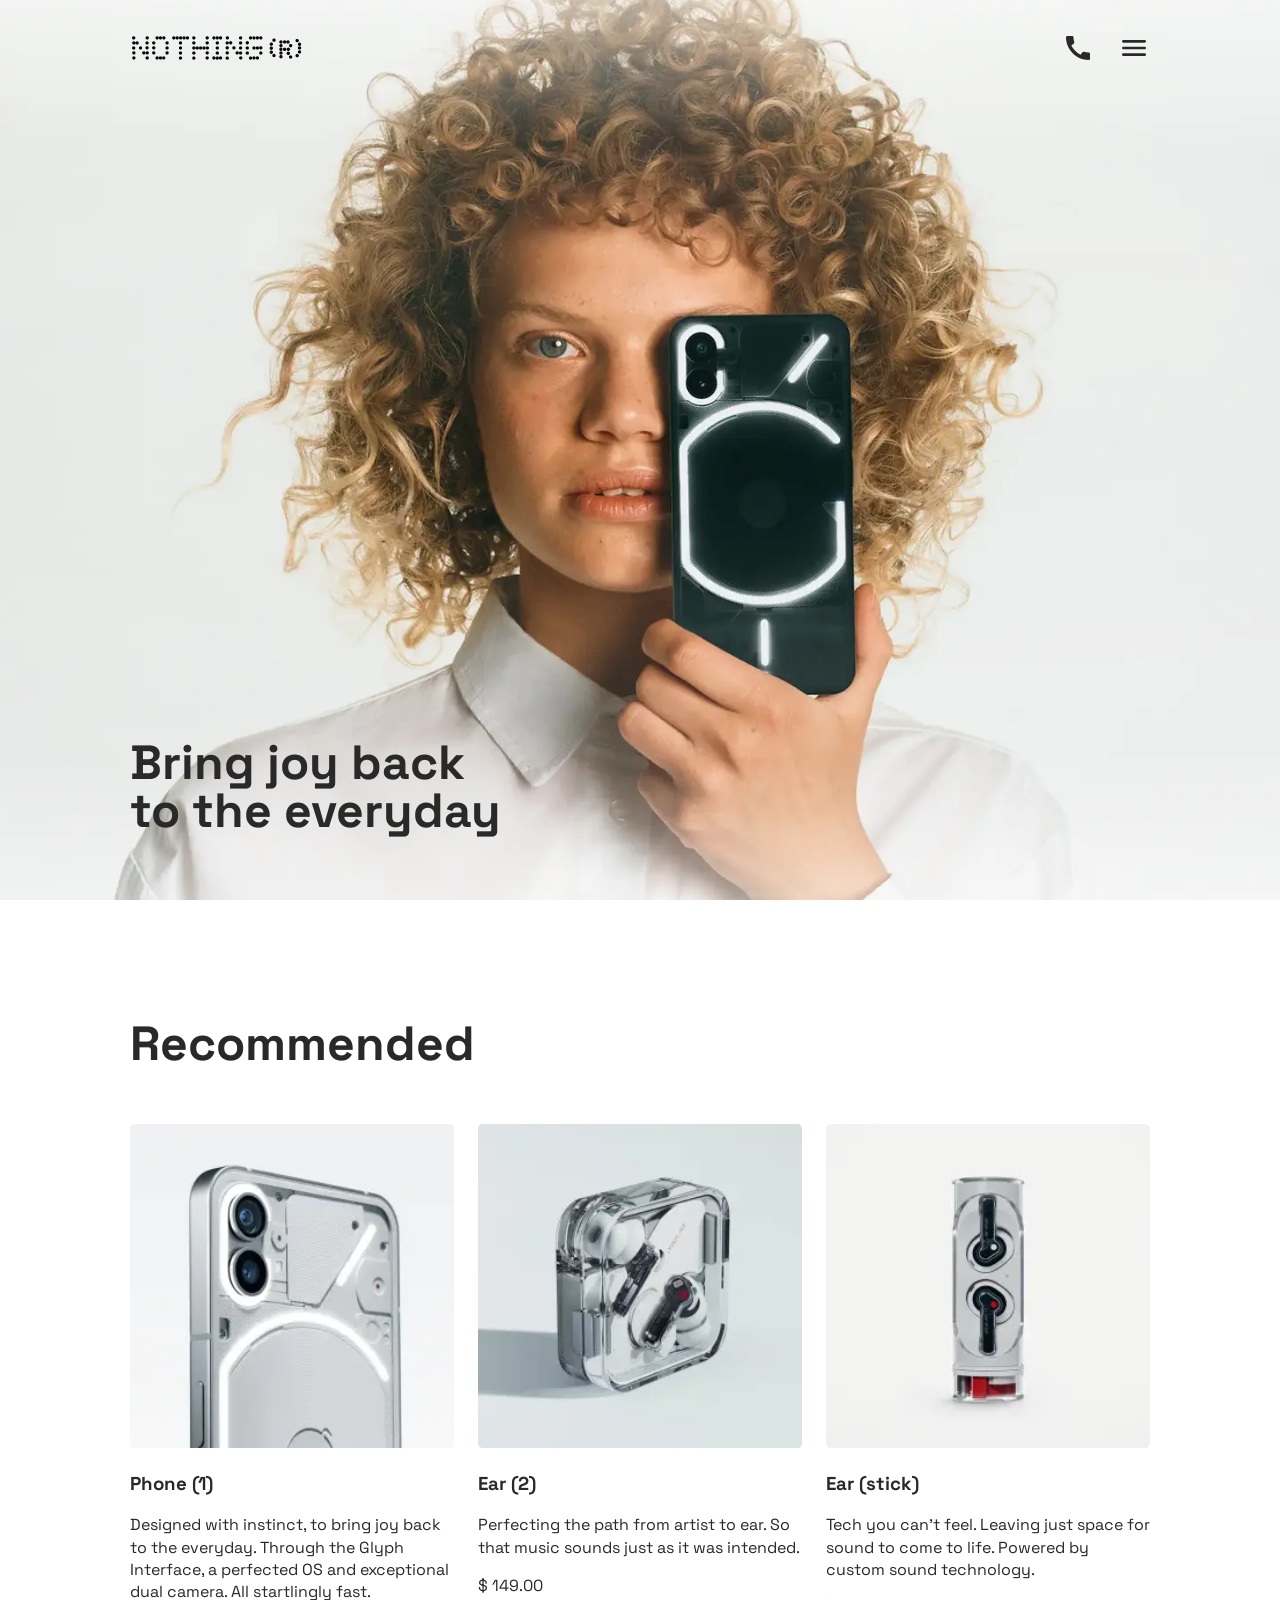
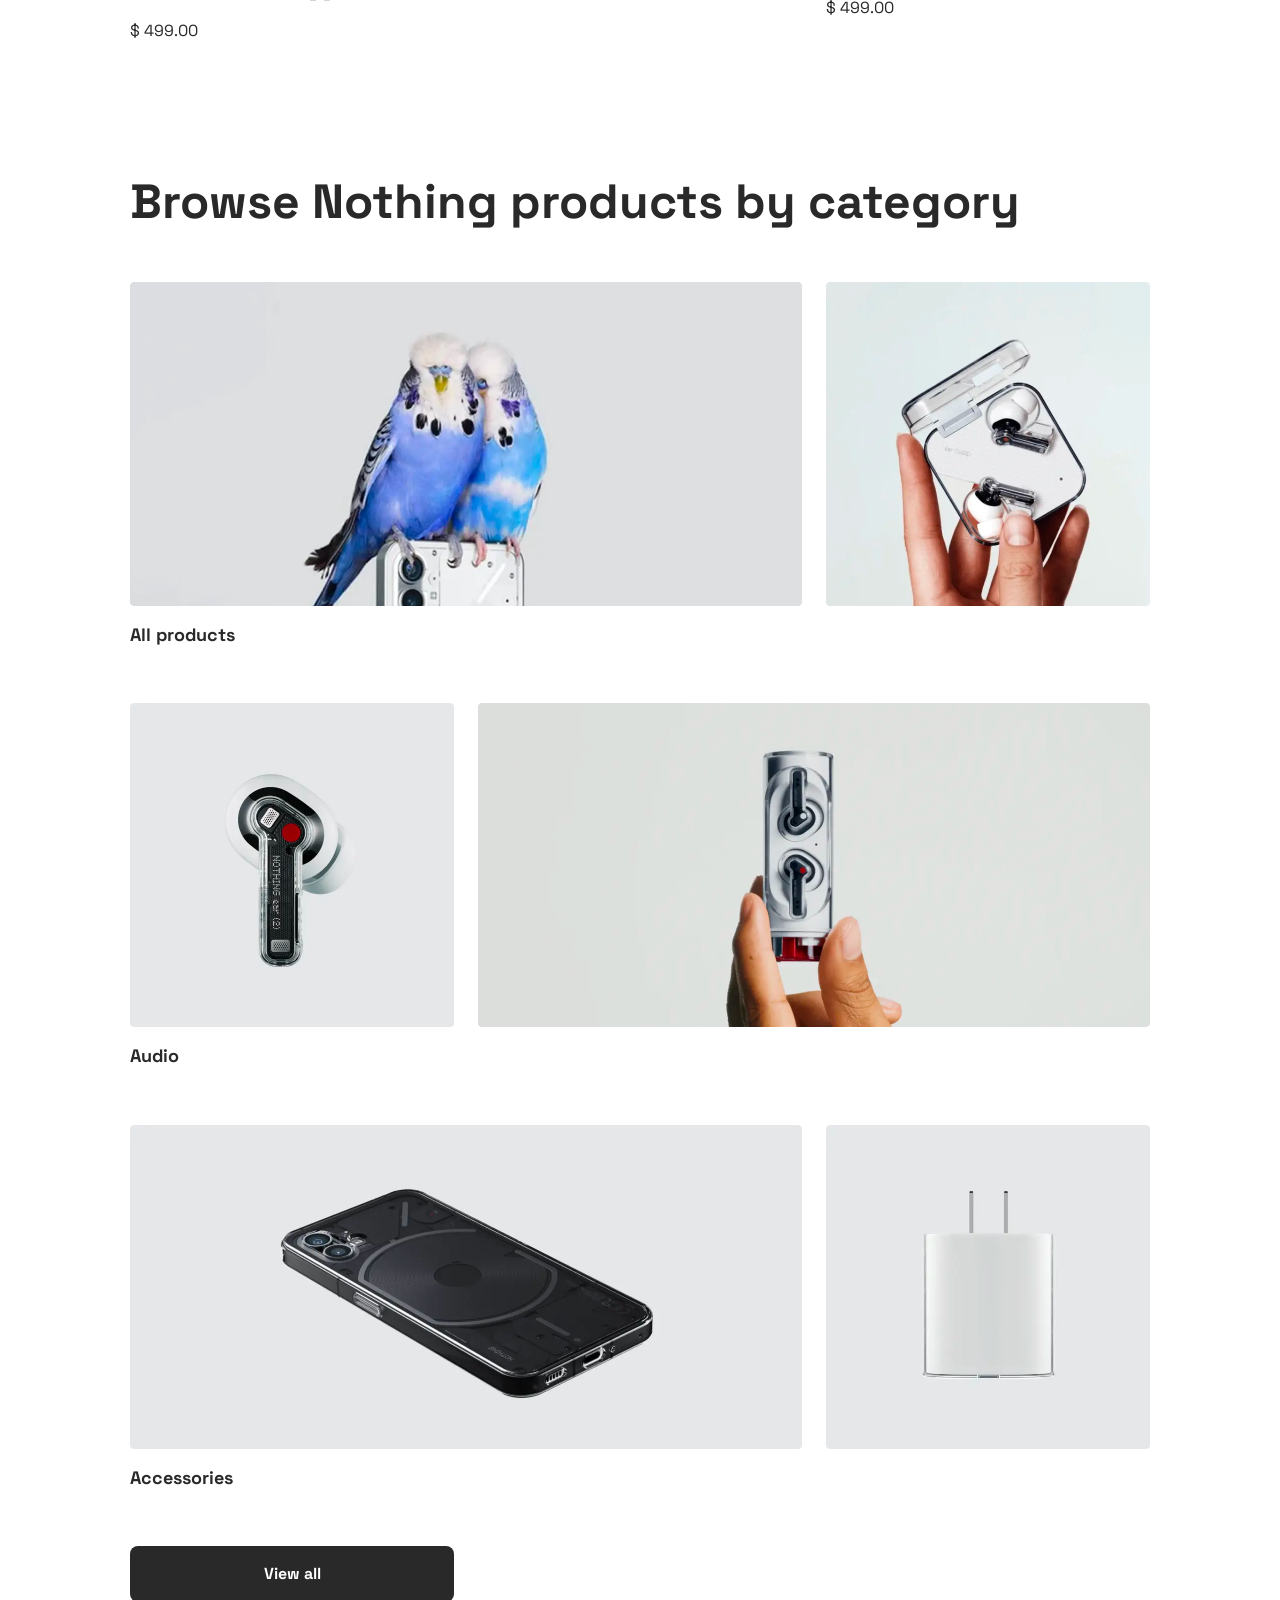
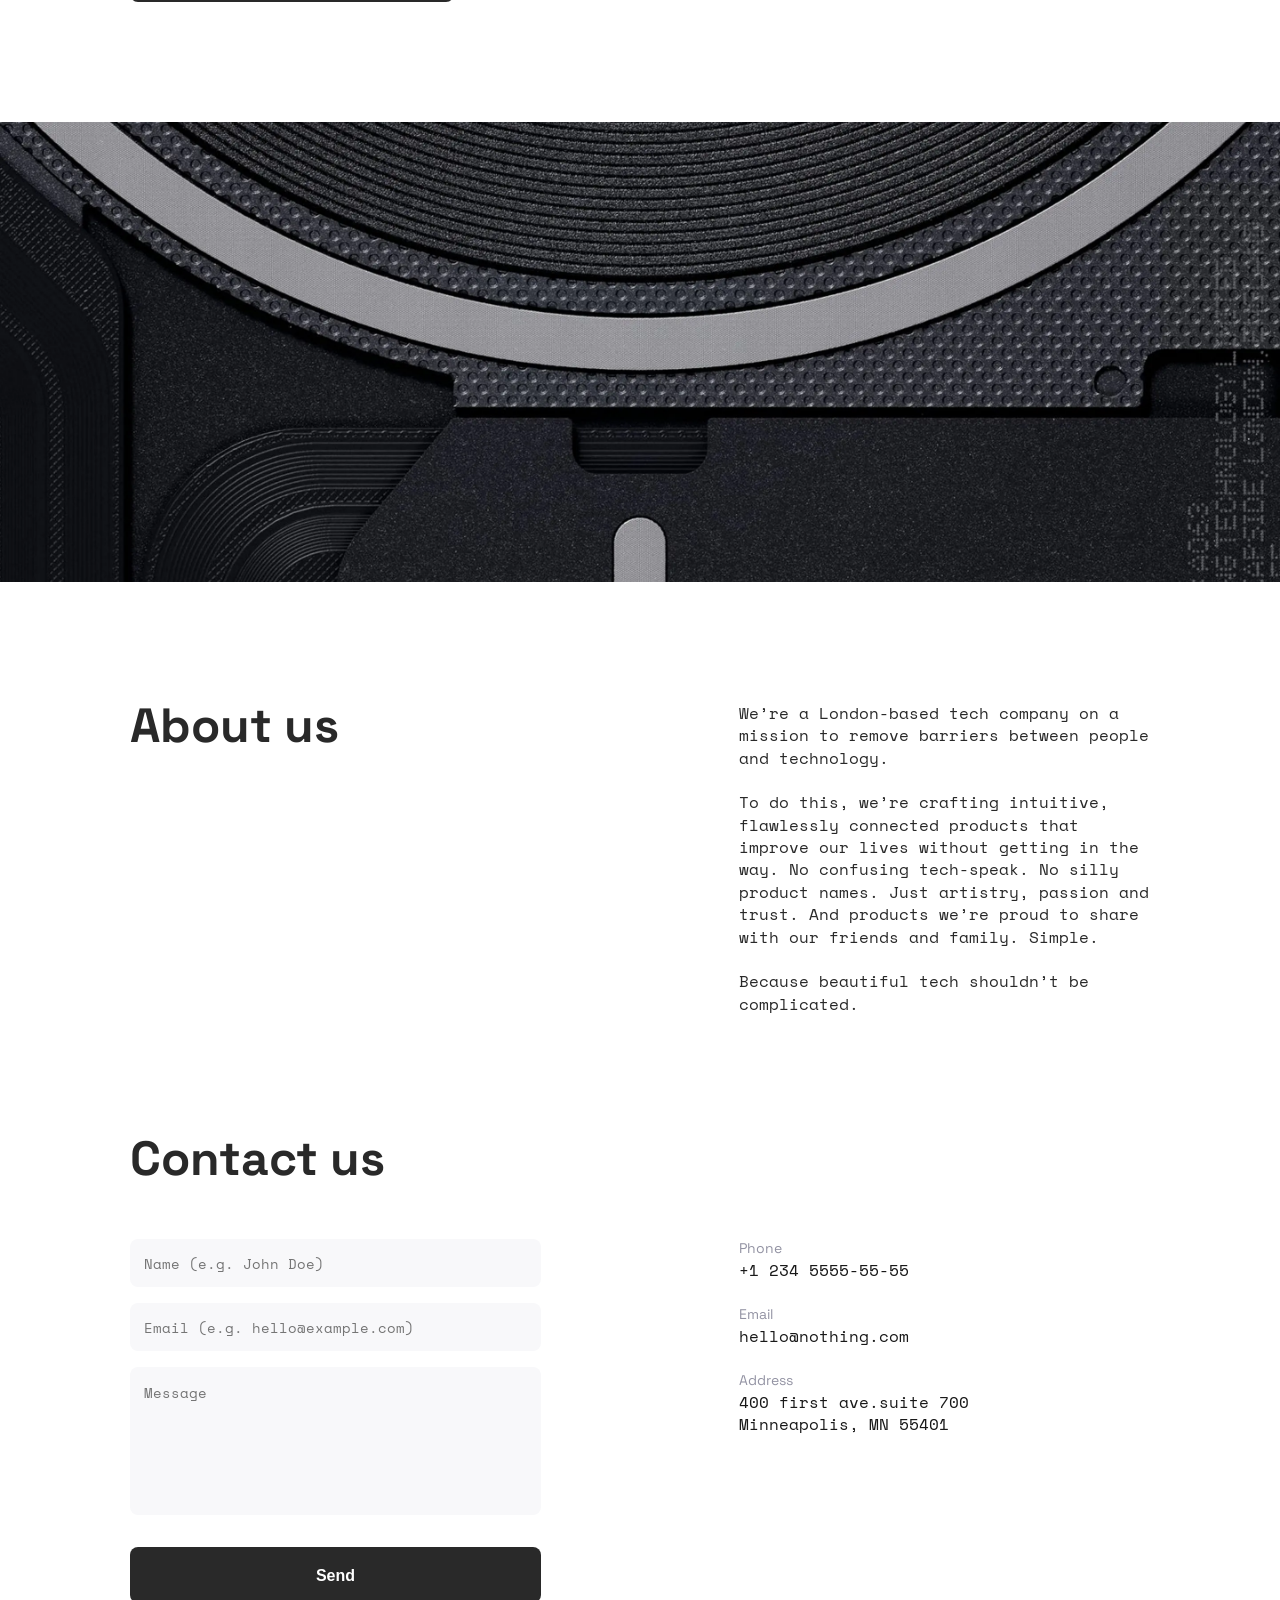
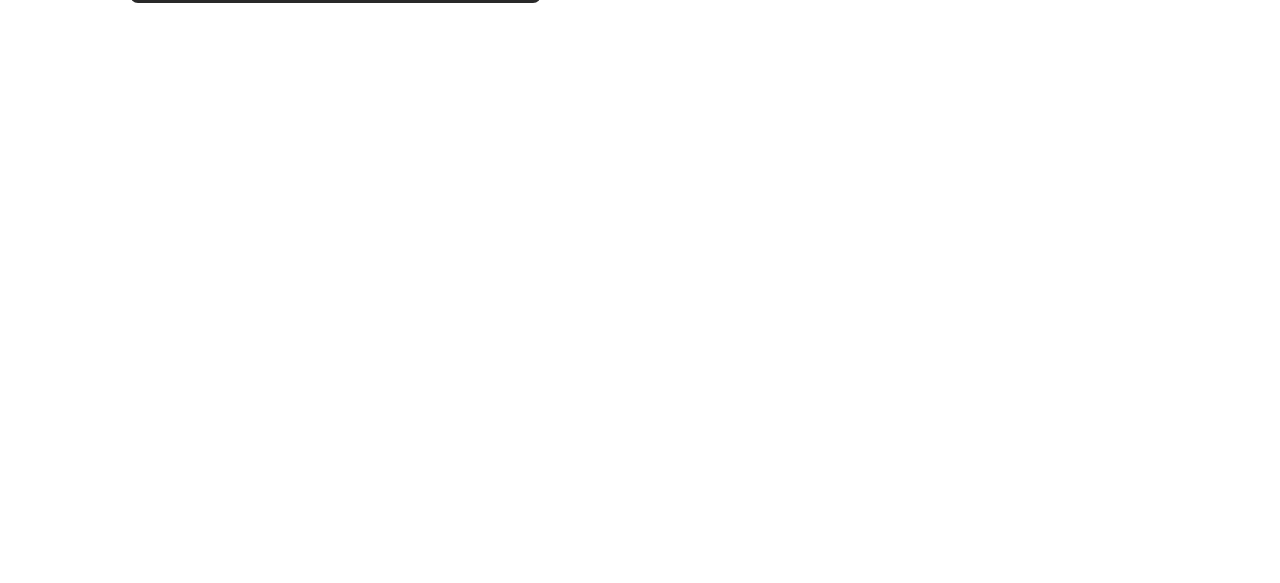
<file: index.html>
<!doctype html><html lang="en" class="page"><head><meta charset="utf-8"><meta name="viewport" content="width=device-width, initial-scale=1.0"><title>Nothing</title><link rel="icon" href="favicon.04e8d6eb.svg" type="image/svg+xml"><link rel="preconnect" href="https://fonts.googleapis.com"><link rel="preconnect" href="https://fonts.gstatic.com" crossorigin><link href="https://fonts.googleapis.com/css2?family=Space+Grotesk:wght@400;700&family=Space+Mono&display=swap" rel="stylesheet"><link rel="stylesheet" href="index.71ba3fe0.css"><script src="index.cabb280d.js" defer></script></head><body class="page__body"> <header class="header"> <div class="container"> <div class="header__content"> <div class="top-bar"> <a href="#" class="top-bar__logo-link"> <img src="logo.2199c254.webp" alt="Nothing logo" class="top-bar__logo"> </a> <div class="top-bar__icons"> <a href="tel:+123455555555" class="icon icon--phone" aria-label="Call us"></a> <a href="#menu" class="icon icon--menu" aria-label="Open menu"></a> </div> </div> <div class="header__bottom"> <h1 class="header__title"> Bring joy back <br> to the everyday </h1> </div> </div> </div> </header> <aside class="menu page__menu" id="menu"> <div class="container"> <div class="menu__top top-bar"> <a href="#" class="top-bar__logo-link"> <img src="logo.2199c254.webp" alt="Nothing logo" class="top-bar__logo"> </a> <a href="#" class="icon icon--close" aria-label="Close menu"></a> </div> <div class="menu__bottom"> <nav class="menu__nav nav"> <ul class="nav__list"> <li class="nav__item"> <a class="nav__link" href="#"> Home </a> </li> <li class="nav__item"> <a class="nav__link" href="#recommended"> Recommended </a> </li> <li class="nav__item"> <a class="nav__link" href="#categories"> Categories </a> </li> <li class="nav__item"> <a class="nav__link" href="#how-to-buy"> About us </a> </li> <li class="nav__item"> <a class="nav__link" href="#contact"> Contacts </a> </li> </ul> </nav> <a href="tel:+1 234 5555-55-55" class="menu__phone-number"> +1 234 5555-55-55 </a> <a href="tel:+1 234 5555-55-55" class="menu__call-to-order"> Call to order </a> </div> </div> </aside> <main class="main"> <div class="container"> <div class="main__content"> <section class="recommended" id="recommended"> <h2 class="section-title">Recommended</h2> <div class="recommended__products"> <article class="product recommended__product"> <a href="#"> <img src="phone-1.704eea4e.webp" alt="Phone (1)" class="product__photo" loading="lazy"> </a> <h3 class="product__title">Phone (1)</h3> <p class="product__description"> Designed with instinct, to bring joy back to the everyday. Through the Glyph Interface, a perfected OS and exceptional dual camera. All startlingly fast. </p> <p class="product__price">$ 499.00</p> </article> <article class="product recommended__product"> <a href="#"> <img src="ear-2.1cd9d139.webp" alt="Ear (2)" class="product__photo" loading="lazy"> </a> <h3 class="product__title">Ear (2)</h3> <p class="product__description"> Perfecting the path from artist to ear. So that music sounds just as it was intended. </p> <p class="product__price">$ 149.00</p> </article> <article class="product recommended__product"> <a href="#"> <img src="ear-stick.d4c1b131.webp" alt="Ear (stick)" class="product__photo" loading="lazy"> </a> <h3 class="product__title">Ear (stick)</h3> <p class="product__description"> Tech you can’t feel. Leaving just space for sound to come to life. Powered by custom sound technology. </p> <p class="product__price">$ 499.00</p> </article> </div> </section> <section class="categories" id="categories"> <h2 class="section-title">Browse Nothing products by category</h2> <div class="categories__wrapper"> <article class="category"> <div class="category__photos"> <a href="#" class="category__link category__link--wide"> <img src="parrot-wide.d251bb5a.webp" alt="All products" class="category__photo" loading="lazy"> </a> <a href="#" class="category__link category__link--square"> <img src="case-ears-square.33d22aa1.webp" alt="All products" class="category__photo" loading="lazy"> </a> </div> <h3 class="category__title">All products</h3> </article> <article class="category"> <div class="category__photos"> <a href="#" class="category__link category__link--square"> <img src="ear-square.a0eda5e7.webp" alt="Audio" class="category__photo" loading="lazy"> </a> <a href="#" class="category__link category__link--wide"> <img src="case-ears-stick-wide.f124428a.webp" alt="Audio" class="category__photo" loading="lazy"> </a> </div> <h3 class="category__title">Audio</h3> </article> <article class="category"> <div class="category__photos"> <a href="#" class="category__link category__link--wide"> <img src="phone-wide.c6d012cc.webp" alt="Accessories" class="category__photo" loading="lazy"> </a> <a href="#" class="category__link category__link--square"> <img src="charge-square.c9f2ca33.webp" alt="Accessories" class="category__photo" loading="lazy"> </a> </div> <h3 class="category__title">Accessories</h3> </article> <a href="#" class="categories__link-button"> View all </a> </div> </section> <div class="banner"> <img src="banner.92014f60.webp" alt="banner" class="banner__image" loading="lazy"> </div> <section class="about-us" id="how-to-buy"> <h2 class="about-us__title section-title">About us</h2> <div class="about-us__content"> <p class="about-us__description"> We’re a London-based tech company on a mission to remove barriers between people and technology. <br> <br> To do this, we’re crafting intuitive, flawlessly connected products that improve our lives without getting in the way. No confusing tech-speak. No silly product names. Just artistry, passion and trust. And products we’re proud to share with our friends and family. Simple. <br> <br> Because beautiful tech shouldn’t be complicated. </p> </div> </section> <section class="contact-us" id="contact"> <h2 class="section-title">Contact us</h2> <div class="contact-us__content">  <form class="contact-form" action="#" method="get"> <input type="text" placeholder="Name (e.g. John Doe)" class="contact-form__input" required> <input type="email" placeholder="Email (e.g. hello@example.com)" class="contact-form__input" required> <textarea placeholder="Message" class="contact-form__input contact-form__input--textarea" required></textarea> <button type="submit" class="contact-form__submit">Send</button> </form> <div class="contact-info"> <div class="contact-info__item"> <span class="contact-info__label">Phone</span> <a href="tel:+123455555555" class="contact-info__value"> +1 234 5555-55-55 </a> </div> <div class="contact-info__item"> <span class="contact-info__label">Email</span> <a href="mailto:hello@nothing.com" class="contact-info__value"> hello@nothing.com </a> </div> <div class="contact-info__item"> <span class="contact-info__label">Address</span> <a href="https://maps.app.goo.gl/5wdoQxtW94DkvH696" target="_blank" rel="noopener noreferrer" class="contact-info__value"> 400 first ave.suite 700 Minneapolis, MN 55401 </a> </div> </div> </div> </section> </div> </div> </main> <footer class="footer"> <img src="footer-phone-light.3efbcf9b.webp" alt="phone" class="footer__image" loading="lazy"> </footer> </body></html>
</file>
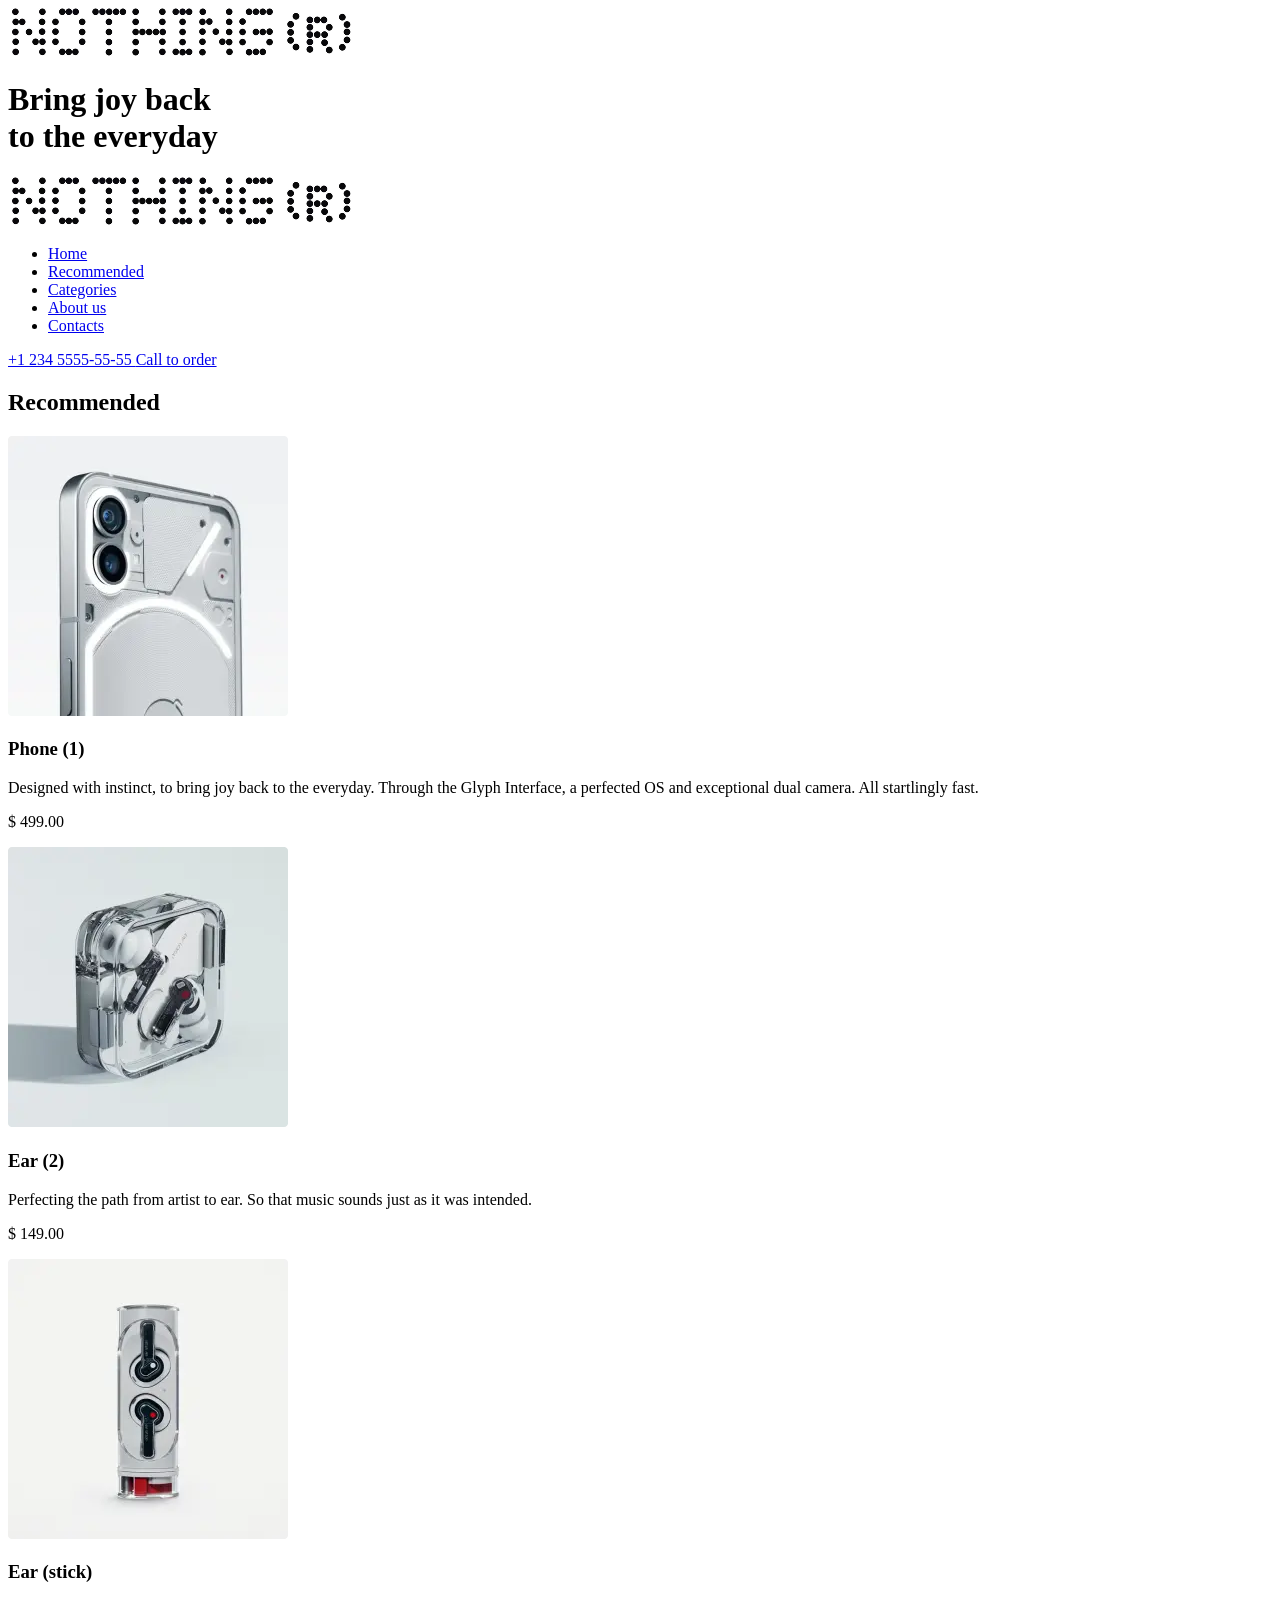
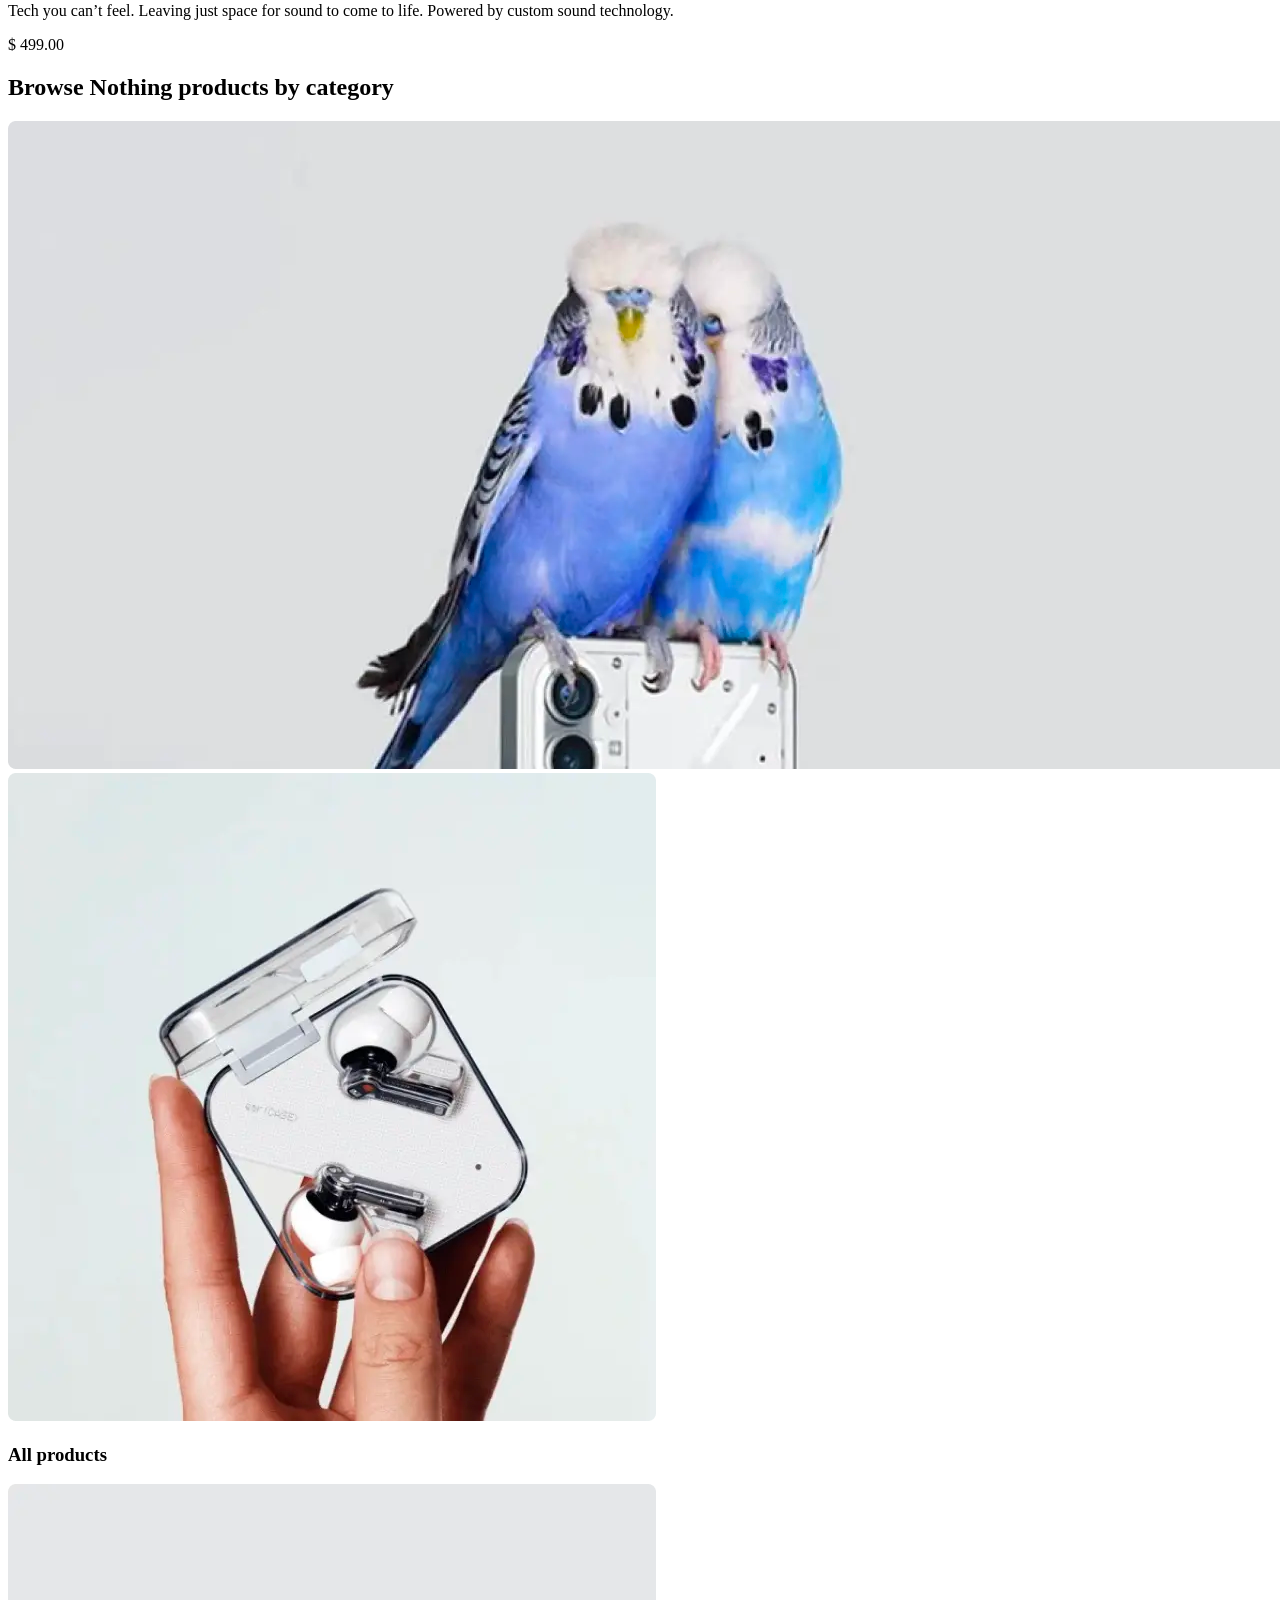
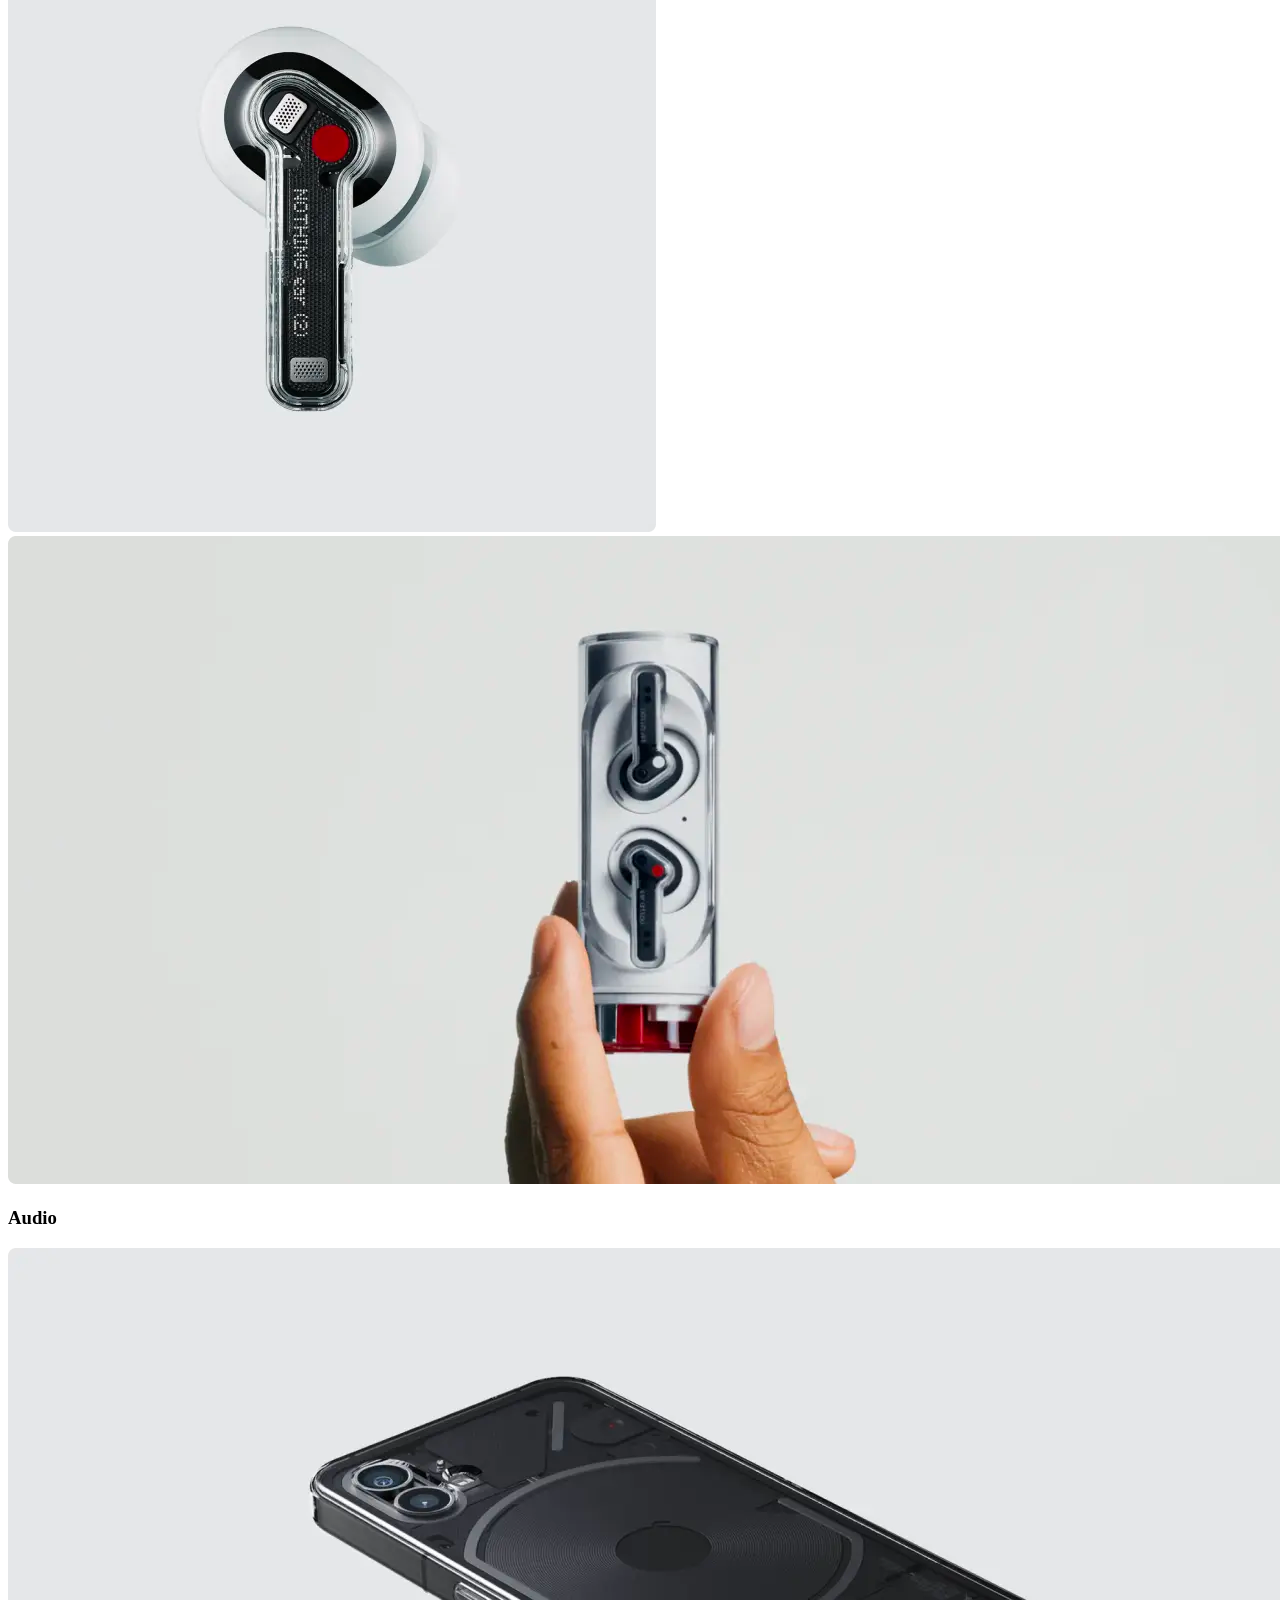
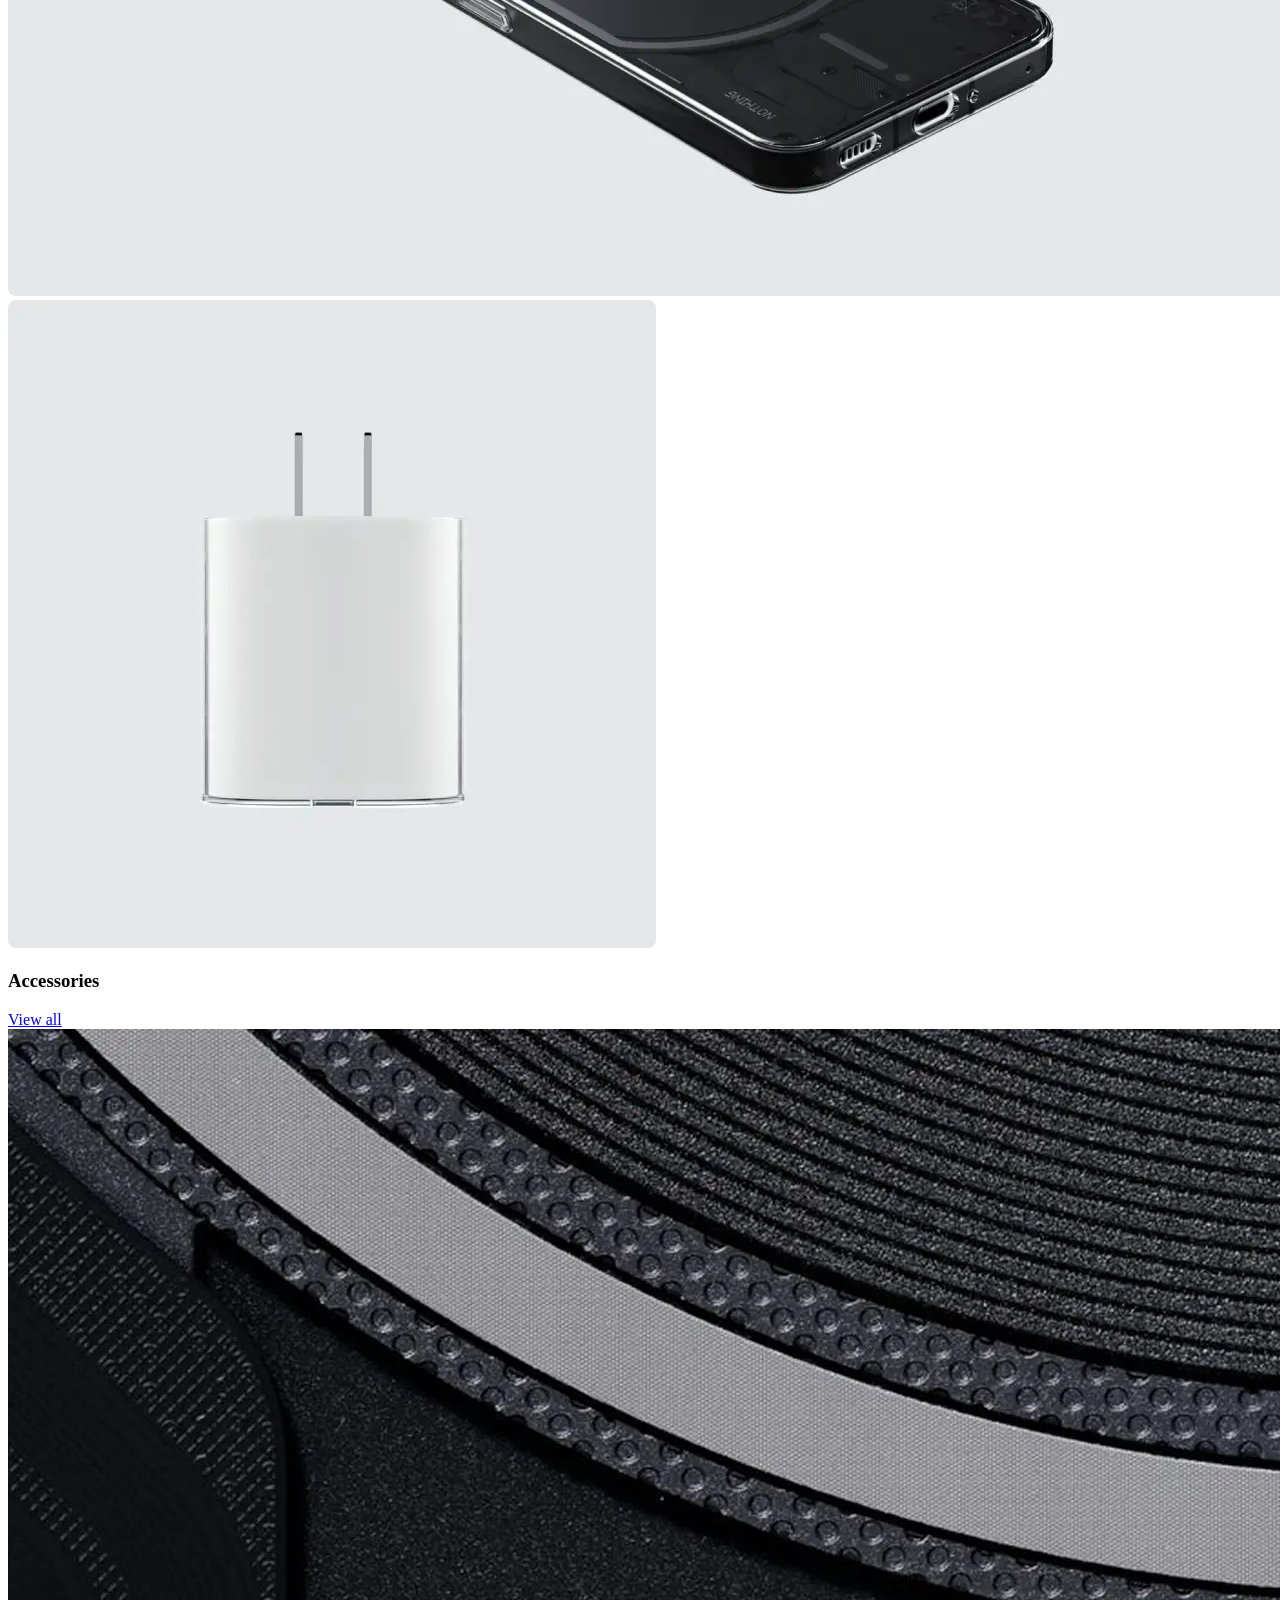
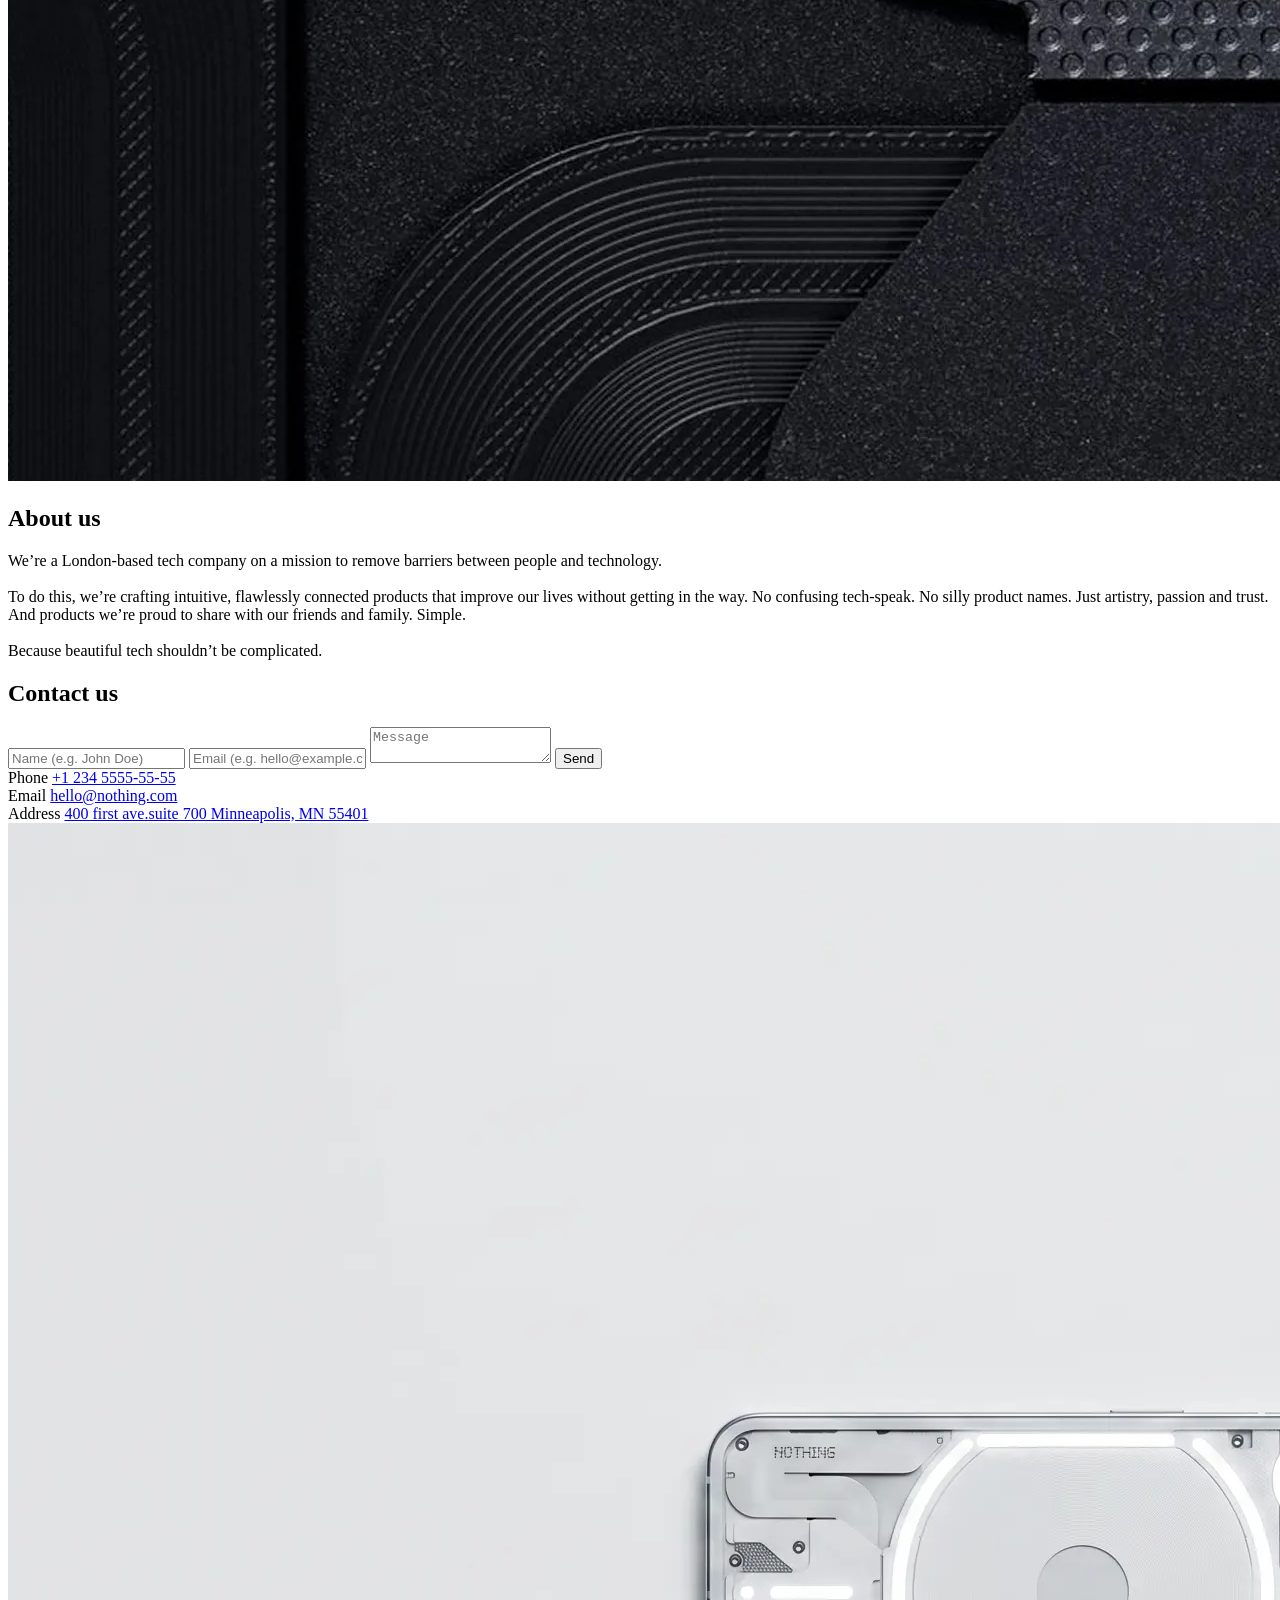
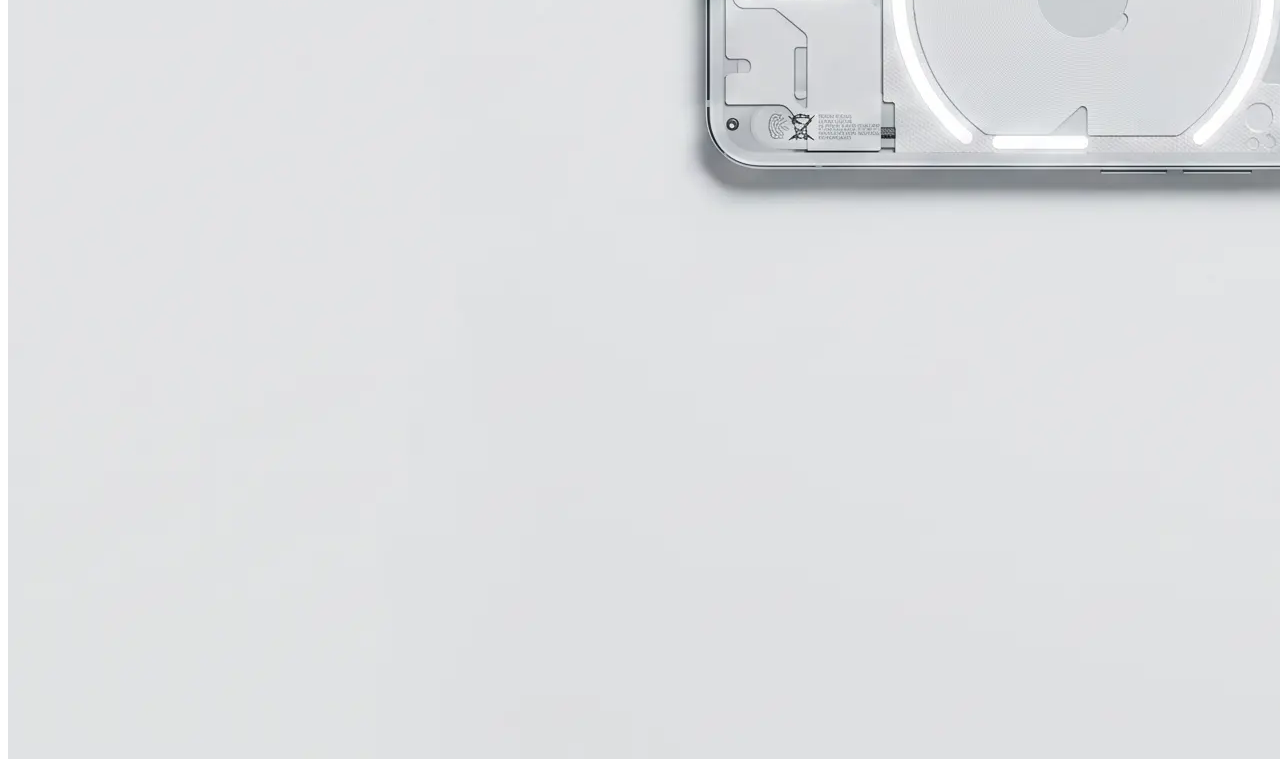
<file: src/index.html>
<!-- #region head-->
<!doctype html>
<html lang="en" class="page">
  <head>
    <meta charset="UTF-8" />
    <meta name="viewport" content="width=device-width, initial-scale=1.0" />
    <title>Nothing</title>
    <link
      rel="icon"
      href="images/icons/favicon.svg"
      type="image/svg+xml"
    />
    <link rel="preconnect" href="https://fonts.googleapis.com" />
    <link
      rel="preconnect"
      href="https://fonts.gstatic.com"
      crossorigin="anonymous"
    />
    <link
      href="https://fonts.googleapis.com/css2?family=Space+Grotesk:wght@400;700&family=Space+Mono&display=swap"
      rel="stylesheet"
    />
    <link rel="stylesheet" href="styles/index.scss" />
    <script src="scripts/main.js" defer></script>
  </head>
  <!-- #endregion -->
  <body class="page__body">
    <header class="header">
      <div class="container">
        <div class="header__content">
          <div class="top-bar">
            <a href="#" class="top-bar__logo-link">
              <img
                src="images/logo.webp"
                alt="Nothing logo"
                class="top-bar__logo"
              />
            </a>

            <div class="top-bar__icons">
              <a
                href="tel:+123455555555"
                class="icon icon--phone"
                aria-label="Call us"
              ></a>
              <a
                href="#menu"
                class="icon icon--menu"
                aria-label="Open menu"
              ></a>
            </div>
          </div>

          <div class="header__bottom">
            <h1 class="header__title">
              Bring joy back
              <br />
              to the everyday
            </h1>
          </div>
        </div>
      </div>
    </header>

    <aside class="menu page__menu" id="menu">
      <div class="container">
        <div class="top-bar menu__top">
          <a href="#" class="top-bar__logo-link">
            <img
              src="images/logo.webp"
              alt="Nothing logo"
              class="top-bar__logo"
            />
          </a>

          <a href="#" class="icon icon--close"
            aria-label="Close menu"></a>
        </div>

        <div class="menu__bottom">
          <nav class="nav menu__nav">
            <ul class="nav__list">
              <li class="nav__item">
                <a class="nav__link" href="#"> Home </a>
              </li>
              <li class="nav__item">
                <a class="nav__link" href="#recommended"> Recommended </a>
              </li>
              <li class="nav__item">
                <a class="nav__link" href="#categories"> Categories </a>
              </li>
              <li class="nav__item">
                <a class="nav__link" href="#how-to-buy"> About us </a>
              </li>
              <li class="nav__item">
                <a class="nav__link" href="#contact"> Contacts </a>
              </li>
            </ul>
          </nav>
          <a href="tel:+1 234 5555-55-55" class="menu__phone-number">
            +1 234 5555-55-55
          </a>

          <a href="tel:+1 234 5555-55-55" class="menu__call-to-order">
            Call to order
          </a>
        </div>
      </div>
    </aside>

    <main class="main">
      <div class="container">
        <div class="main__content">
          <section class="recommended" id="recommended">
            <h2 class="section-title">Recommended</h2>

            <div class="recommended__products">
              <article class="product recommended__product">
                <a href="#">
                  <img
                    src="images/products/phone-1.webp"
                    alt="Phone (1)"
                    class="product__photo"
                    loading="lazy"
                  />
                </a>

                <h3 class="product__title">Phone (1)</h3>
                <p class="product__description">
                  Designed with instinct, to bring joy back to the everyday.
                  Through the Glyph Interface, a perfected OS and exceptional
                  dual camera. All startlingly fast.
                </p>
                <p class="product__price">$ 499.00</p>
              </article>

              <article class="product recommended__product">
                <a href="#">
                  <img
                    src="images/products/ear-2.webp"
                    alt="Ear (2)"
                    class="product__photo"
                    loading="lazy"
                  />
                </a>

                <h3 class="product__title">Ear (2)</h3>
                <p class="product__description">
                  Perfecting the path from artist to ear. So that music sounds
                  just as it was intended.
                </p>
                <p class="product__price">$ 149.00</p>
              </article>

              <article class="product recommended__product">
                <a href="#">
                  <img
                    src="images/products/ear-stick.webp"
                    alt="Ear (stick)"
                    class="product__photo"
                    loading="lazy"
                  />
                </a>

                <h3 class="product__title">Ear (stick)</h3>
                <p class="product__description">
                  Tech you can’t feel. Leaving just space for sound to come to
                  life. Powered by custom sound technology.
                </p>
                <p class="product__price">$ 499.00</p>
              </article>
            </div>
          </section>

          <section class="categories" id="categories">
            <h2 class="section-title">Browse Nothing products by category</h2>

            <div class="categories__wrapper">
              <article class="category">
                <div class="category__photos">
                  <a href="#" class="category__link category__link--wide">
                    <img
                      src="images/categories/parrot-wide.webp"
                      alt="All products"
                      class="category__photo"
                      loading="lazy"
                    />
                  </a>

                  <a href="#" class="category__link category__link--square">
                    <img
                      src="images/categories/case-ears-square.webp"
                      alt="All products"
                      class="category__photo"
                      loading="lazy"
                    />
                  </a>
                </div>

                <h3 class="category__title">All products</h3>
              </article>

              <article class="category">
                <div class="category__photos">
                  <a href="#" class="category__link category__link--square">
                    <img
                      src="images/categories/ear-square.webp"
                      alt="Audio"
                      class="category__photo"
                      loading="lazy"
                    />
                  </a>

                  <a href="#" class="category__link category__link--wide">
                    <img
                      src="images/categories/case-ears-stick-wide.webp"
                      alt="Audio"
                      class="category__photo"
                      loading="lazy"
                    />
                  </a>
                </div>

                <h3 class="category__title">Audio</h3>
              </article>

              <article class="category">
                <div class="category__photos">
                  <a href="#" class="category__link category__link--wide">
                    <img
                      src="images/categories/phone-wide.webp"
                      alt="Accessories"
                      class="category__photo"
                      loading="lazy"
                    />
                  </a>

                  <a href="#" class="category__link category__link--square">
                    <img
                      src="images/categories/charge-square.webp"
                      alt="Accessories"
                      class="category__photo"
                      loading="lazy"
                    />
                  </a>
                </div>

                <h3 class="category__title">Accessories</h3>
              </article>

              <a href="#" class="categories__link-button"> View all </a>
            </div>
          </section>

          <div class="banner">
            <img
              src="images/banner.webp"
              alt="banner"
              class="banner__image"
              loading="lazy"
            />
          </div>

          <section class="about-us" id="how-to-buy">
            <h2 class="about-us__title section-title">About us</h2>

            <div class="about-us__content">
              <p class="about-us__description">
                We’re a London-based tech company on a mission to remove
                barriers between people and technology.
                <br />
                <br />
                To do this, we’re crafting intuitive, flawlessly connected
                products that improve our lives without getting in the way. No
                confusing tech-speak. No silly product names. Just artistry,
                passion and trust. And products we’re proud to share with our
                friends and family. Simple.
                <br />
                <br />
                Because beautiful tech shouldn’t be complicated.
              </p>
            </div>
          </section>

          <section class="contact-us" id="contact">
            <h2 class="section-title">Contact us</h2>
            <div class="contact-us__content">
              <!--
                method="GET" is used only to showcase form functionality:
                the static dev server returns 405 for POST requests.
              -->
              <form
                class="contact-form"
                action="#"
                method="GET"
              >
                <input
                  type="text"
                  placeholder="Name (e.g. John Doe)"
                  class="contact-form__input"
                  required
                />
                <input
                  type="email"
                  placeholder="Email (e.g. hello@example.com)"
                  class="contact-form__input"
                  required
                />
                <textarea
                  placeholder="Message"
                  class="contact-form__input contact-form__input--textarea"
                  required
                ></textarea>
                <button type="submit" class="contact-form__submit">Send</button>
              </form>

              <div class="contact-info">
                <div class="contact-info__item">
                  <span class="contact-info__label">Phone</span>
                  <a href="tel:+123455555555" class="contact-info__value">
                    +1 234 5555-55-55
                  </a>
                </div>

                <div class="contact-info__item">
                  <span class="contact-info__label">Email</span>
                  <a
                    href="mailto:hello@nothing.com"
                    class="contact-info__value"
                  >
                    hello@nothing.com
                  </a>
                </div>

                <div class="contact-info__item">
                  <span class="contact-info__label">Address</span>
                  <a
                    href="https://maps.app.goo.gl/5wdoQxtW94DkvH696"
                    target="_blank"
                    rel="noopener noreferrer"
                    class="contact-info__value"
                  >
                    400 first ave.suite 700 Minneapolis, MN 55401
                  </a>
                </div>
              </div>
            </div>
          </section>
        </div>
      </div>
    </main>

    <footer class="footer">
      <img
        src="images/footer-phone-light.webp"
        alt="phone"
        class="footer__image"
        loading="lazy"
      />
    </footer>
  </body>
</html>
</file>
<file: index.71ba3fe0.css>
.container{padding-left:20px;padding-right:20px}@media (min-width:576px){.container{padding-left:72px;padding-right:72px}}@media (min-width:1024px){.container{max-width:1020px;margin-left:auto;margin-right:auto;padding-left:120px;padding-right:120px}}@keyframes fade-in-up{0%{opacity:0;transform:translateY(50px)}to{opacity:1;transform:translateY(0)}}@keyframes scroll-fade-in-side{0%{opacity:0;transform:translate(-10%)}to{opacity:1;transform:translate(0)}}.page{color:#292929;scroll-behavior:smooth;font-family:Space Grotesk,sans-serif;font-size:16px;line-height:140%}.page__body{min-width:320px;margin:0;overflow-x:hidden}.page__body:has(.page__menu:target){overflow:hidden}.page__menu{opacity:0;pointer-events:none;transition:opacity .3s ease-in-out,transform .3s ease-in-out;position:fixed;top:0;left:0;right:0;transform:translate(-100%)}.page__menu:target{opacity:1;pointer-events:all;transform:translate(0)}.header{background-image:url(header-bg.e50b6c9b.webp);background-position:50%;background-size:cover}.header__content{-ms-flex-direction:column;flex-direction:column;-ms-flex-pack:justify;justify-content:space-between;height:100vh;display:-ms-flexbox;display:flex}.header__title{font-weight:700;font-style:Bold;margin:0;font-size:36px;line-height:100%}@media (min-width:576px){.header__title{font-size:48px}}.header__bottom{padding-bottom:40px}@media (min-width:576px){.header__bottom{padding-bottom:65px}}.top-bar{-ms-flex-pack:justify;justify-content:space-between;-ms-flex-align:center;align-items:center;padding-top:24px;padding-bottom:24px;display:-ms-flexbox;display:flex}@media (min-width:576px){.top-bar{padding-top:32px;padding-bottom:32px}}.top-bar__icons{gap:24px;display:-ms-flexbox;display:flex}.top-bar__logo-link{display:-ms-flexbox;display:flex}.top-bar__logo{height:16px;transition:transform .3s ease-in-out}.top-bar__logo:hover{transform:scale(1.2)}@media (min-width:576px){.top-bar__logo{height:24px}}.icon{background-image:url(icon-burger-menu.bd10eb8f.svg);background-size:cover;width:24px;height:24px;transition:transform .3s ease-in-out;display:block}.icon:hover{transform:scale(1.2)}@media (min-width:576px){.icon{width:32px;height:32px}}.icon--phone{background-image:url(icon-phone.657af3f4.svg)}.icon--menu{background-image:url(icon-burger-menu.bd10eb8f.svg)}.icon--menu:hover{background-image:url(icon-burger-menu-hover.9d6e516e.svg);transform:scale(1.2)}.icon--close{background-image:url(icon-close.31bb77d6.svg)}.menu{box-sizing:border-box;text-transform:uppercase;background-color:#e5e6e8;height:100vh;font-weight:700;overflow-y:auto}.menu__top{margin-bottom:32px}@media (min-width:576px){.menu__top{margin-bottom:0}}.menu__nav{margin-bottom:48px}.menu__call-to-order{letter-spacing:2px;color:inherit;width:fit-content;font-size:16px;text-decoration:none;display:block;position:relative}.menu__call-to-order:after{content:"";background-color:#292929;width:100%;height:1px;transition:transform .3s ease-in-out;display:block;position:absolute;bottom:-4px;transform:scale(0)}.menu__call-to-order:hover:after{transform:scale(1)}.menu__phone-number{letter-spacing:2px;color:inherit;width:fit-content;margin-bottom:16px;font-size:16px;text-decoration:none;display:block}.menu__phone-number:hover+.menu__call-to-order:after{transform:scale(1)}.nav__list{-ms-flex-direction:column;flex-direction:column;gap:32px;margin:0;padding:0;list-style:none;display:-ms-flexbox;display:flex}.nav__link{color:inherit;letter-spacing:2px;font-size:22px;line-height:22px;text-decoration:none;position:relative}.nav__link:after{content:"";background-color:#292929;width:100%;height:1px;transition:transform .3s ease-in-out;display:block;position:absolute;bottom:-4px;transform:scale(0)}.nav__link:hover:after{transform:scale(1)}.section-title{text-align:left;margin:0 0 48px;font-size:32px;font-weight:700;line-height:100%}@media (min-width:576px){.section-title{margin-bottom:56px;font-size:40px}}@media (min-width:1024px){.section-title{font-size:48px}}.main{background-color:#fff}.main__content{row-gap:96px;padding-top:96px;padding-bottom:96px;display:grid}@media (min-width:576px){.main__content{row-gap:120px;padding-top:120px;padding-bottom:120px}}.banner{width:100vw;margin-left:calc(50% - 50vw);animation:ease-in-out both scroll-fade-in-side;animation-timeline:view();animation-range:entry 10% cover 30%}.banner__image{object-fit:cover;width:100%;height:200px;display:block}@media (min-width:576px){.banner__image{height:400px}}@media (min-width:1024px){.banner__image{height:460px}}.product__photo{width:100%;transition:transform .3s ease-in-out}.product__photo:hover{transform:scale(1.1)}.recommended{animation:ease-in-out both fade-in-up;animation-timeline:view();animation-range:entry 10% cover 30%}.recommended__products{--columns:2;grid-template-columns:repeat(var(--columns),1fr);gap:40px 20px;display:grid}@media (min-width:576px){.recommended__products{--columns:6;column-gap:24px}}@media (min-width:1024px){.recommended__products{--columns:12}}.recommended__product{grid-column:1/-1}@media (min-width:576px){.recommended__product{grid-column:2/-2}}@media (min-width:1024px){.recommended__product{grid-column:span 4}}.about-us{--columns:2;grid-template-columns:repeat(var(--columns),1fr);column-gap:20px;animation:ease-in-out both fade-in-up;animation-timeline:view();animation-range:entry 10% cover 30%;display:grid}@media (min-width:576px){.about-us{--columns:6;column-gap:24px}}@media (min-width:1024px){.about-us{--columns:12}}.about-us__title{grid-column:1/-1}@media (min-width:576px){.about-us__title{grid-column:1/3}}@media (min-width:1024px){.about-us__title{grid-column:1/span 4}}.about-us__content{grid-column:1/-1}@media (min-width:576px){.about-us__content{grid-column:4/7}}@media (min-width:1024px){.about-us__content{grid-column:8/span 5}}.about-us__description{margin:0;font-family:Space Mono,monospace;font-size:16px;font-style:normal;font-weight:400;line-height:1.4}.categories{animation:ease-in-out both fade-in-up;animation-timeline:view();animation-range:entry 10% cover 30%}.categories__wrapper{--columns:2;grid-template-columns:repeat(var(--columns),1fr);gap:40px 20px;display:grid}@media (min-width:576px){.categories__wrapper{--columns:6;column-gap:24px}}@media (min-width:1024px){.categories__wrapper{--columns:12}}@media (min-width:576px){.categories__wrapper{row-gap:56px}}.categories__link-button{box-sizing:border-box;color:#fff;background-color:#292929;border-radius:8px;grid-column:1/-1;-ms-flex-pack:center;justify-content:center;-ms-flex-align:center;align-items:center;width:100%;height:56px;font-size:16px;font-weight:700;line-height:27px;text-decoration:none;transition:background-color .3s ease-in-out,color .3s ease-in-out,border-color .3s ease-in-out;display:-ms-flexbox;display:flex}@media (min-width:1024px){.categories__link-button{grid-column:1/5}}.categories__link-button:hover{color:#292929;background:#f8f8fa;border:2px solid #f0f1f4}.categories__link-button:active{color:#fff;background-color:#111}.category{grid-column:1/-1}.category__photos{--columns:2;grid-template-columns:repeat(var(--columns),1fr);column-gap:20px;margin-bottom:16px;display:grid}@media (min-width:576px){.category__photos{--columns:6;column-gap:24px}}@media (min-width:1024px){.category__photos{--columns:12}}.category__link{transition:transform .3s ease-in-out;position:relative}@media (min-width:576px){.category__link--wide{grid-column:span 4}}@media (min-width:1024px){.category__link--wide{grid-column:span 8}}.category__link--square{height:0;padding-bottom:100%}@media (min-width:576px){.category__link--square{grid-column:span 2}}@media (min-width:1024px){.category__link--square{grid-column:span 4}}.category__link:hover{z-index:1;transform:scale(1.1)}.category__photo{object-fit:cover;width:100%;height:100%;position:absolute}.category__title{font-weight:700;font-style:Bold;margin:0;font-size:18px;line-height:140%}.contact-us{animation:ease-in-out both fade-in-up;animation-timeline:view();animation-range:entry 10% cover 30%}.contact-us__content{--columns:2;grid-template-columns:repeat(var(--columns),1fr);column-gap:20px;display:grid}@media (min-width:576px){.contact-us__content{--columns:6;column-gap:24px}}@media (min-width:1024px){.contact-us__content{--columns:12}}.contact-form{-ms-flex-direction:column;flex-direction:column;grid-column:1/-1;gap:16px;display:-ms-flexbox;display:flex}@media (min-width:1024px){.contact-form{grid-column:1/6}}.contact-form__input{box-sizing:border-box;background:#f8f8fa;border:none;border-radius:8px;width:100%;height:48px;padding:16px 14px;font-family:Space Mono,sans-serif;font-size:14px;font-weight:400;line-height:140%}.contact-form__input:hover{border:1px solid #d5d7de}.contact-form__input:hover::placeholder{color:#292929}.contact-form__input:hover::placeholder{color:#292929}.contact-form__input--textarea{resize:none;height:148px}.contact-form__submit{color:#fff;cursor:pointer;background:#292929;border:none;border-radius:8px;width:100%;height:56px;margin-top:16px;font-size:16px;font-weight:700;line-height:27px;transition:background-color .3s ease-in-out,color .3s ease-in-out,border-color .3s ease-in-out}.contact-form__submit:hover{color:#292929;background:#f8f8fa;border:2px solid #f0f1f4}.contact-form__submit:active{color:#fff;background-color:#111}.contact-info{-ms-flex-direction:column;flex-direction:column;grid-column:1/-1;gap:24px;margin-top:48px;display:-ms-flexbox;display:flex}@media (min-width:1024px){.contact-info{grid-column:8/11;margin:0}}.contact-info__item{-ms-flex-direction:column;flex-direction:column;display:-ms-flexbox;display:flex}.contact-info__label{color:#9393a3;font-size:14px;font-weight:400;line-height:140%}.contact-info__value{color:#191919;font-family:Space Mono,sans-serif;font-size:16px;font-weight:400;line-height:140%;text-decoration:none;transition:color .3s ease-in-out}.contact-info__value:hover{color:#a8a8f1}.footer{z-index:-1;width:100%;height:200px;position:sticky;bottom:0}@media (min-width:576px){.footer{height:400px}}@media (min-width:1024px){.footer{height:460px}}.footer__image{object-fit:cover;object-position:center;width:100%;height:100%;display:block}
/*# sourceMappingURL=index.71ba3fe0.css.map */
</file>
